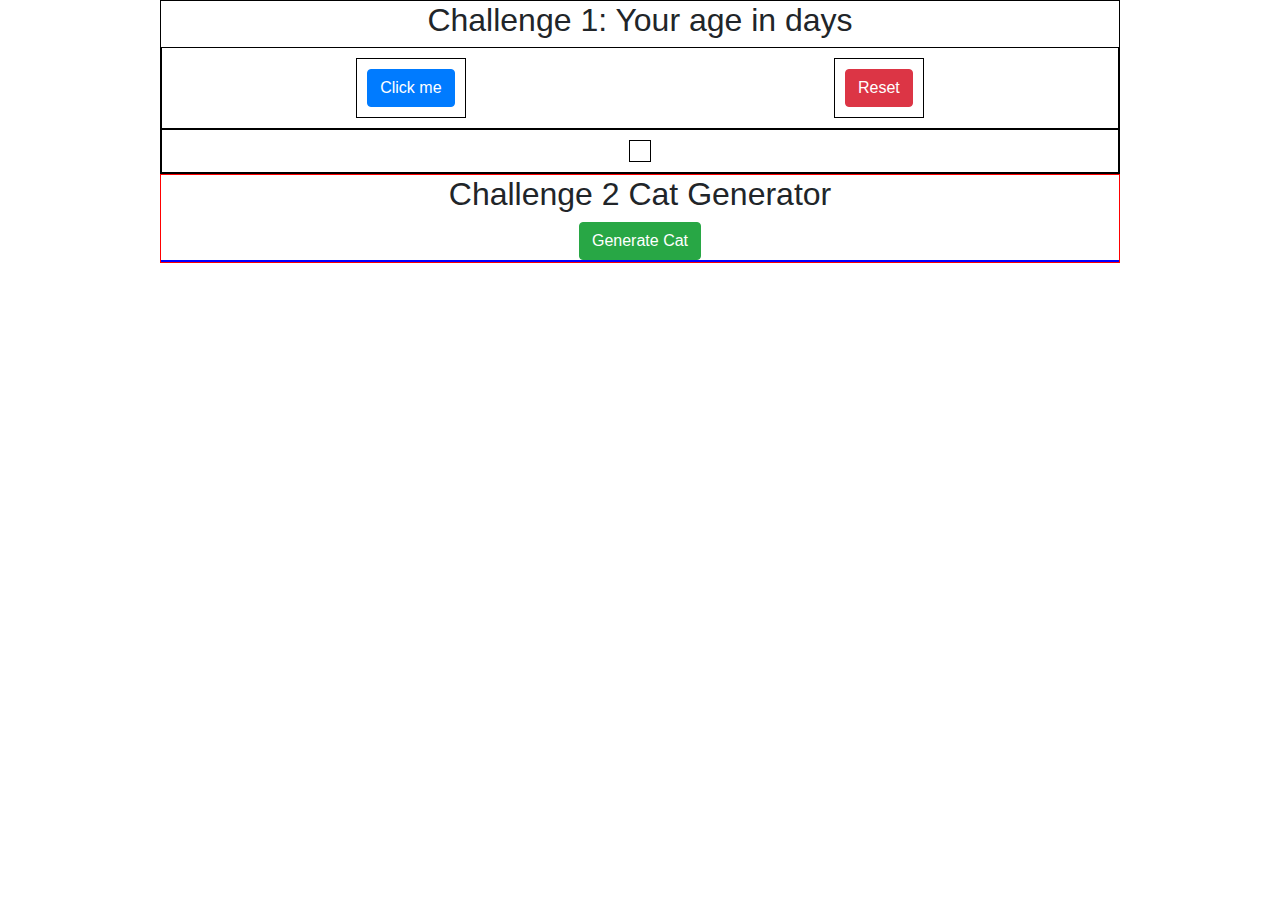
<file: Age_in_days/index.html>
<html lang="en">
<head>
    <meta charset="UTF-8">
    <meta name="viewport" content="width=device-width, initial-scale=1.0">
    <link rel="stylesheet" href="style.css">
    <link rel="stylesheet" href="https://stackpath.bootstrapcdn.com/bootstrap/4.4.1/css/bootstrap.min.css">
    <title>Age in days</title>
</head>
<body>
    <div class="container-1">
        <h2>Challenge 1: Your age in days</h2>
        
        <div class="flex-box-container-1">
            <div>
                <button class="btn btn-primary" onclick="ageInDays()">Click me</button>
            </div>
            <div>
                <button class="btn btn-danger">Reset</button>
            </div>
        </div>

        <div class="flex-box-container-1">
            <div id="flex-box-result"></div>
        </div>
    </div>

    <div class="container-2">
        <h2>Challenge 2 Cat Generator</h2>
        <button class="btn btn-success">Generate Cat</button>

        <div class="flex-box-container-2"></div>
    </div>

    <script src="script.js"></script>
</body>
</html>
</file>
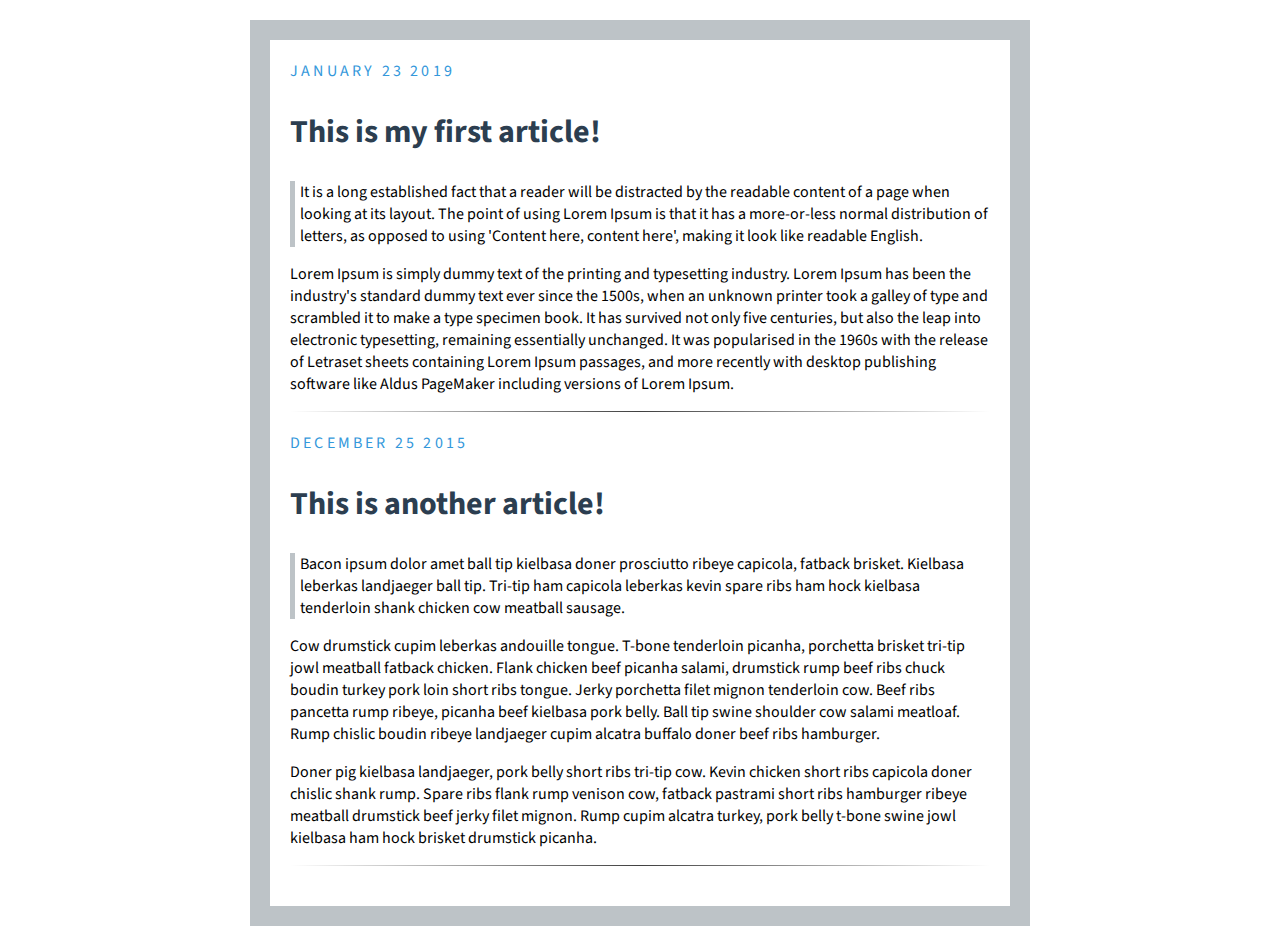
<file: blog.html>
<!DOCTYPE html>
<html>
<head>
	<title>Blog</title>
	<link rel="stylesheet" href="blog.css">
	<link href="https://fonts.googleapis.com/css?family=Source+Sans+Pro:400,700&display=swap" rel="stylesheet">
</head>
<body>
	<div class="post">
		
		<div class="date">January 23 2019</div>

		<h2>This is my first article!</h2>

		<p class="quote">It is a long established fact that a reader will be distracted by the readable content of a page when looking at its layout. The point of using Lorem Ipsum is that it has a more-or-less normal distribution of letters, as opposed to using 'Content here, content here', making it look like readable English.</p>
		
		<p>Lorem Ipsum is simply dummy text of the printing and typesetting industry. Lorem Ipsum has been the industry's standard dummy text ever since the 1500s, when an unknown printer took a galley of type and scrambled it to make a type specimen book. It has survived not only five centuries, but also the leap into electronic typesetting, remaining essentially unchanged. It was popularised in the 1960s with the release of Letraset sheets containing Lorem Ipsum passages, and more recently with desktop publishing software like Aldus PageMaker including versions of Lorem Ipsum.</p>
	
		<hr>
	
	</div>

	<div class="post">
		
		<div class="date">December 25 2015</div>
		
		<h2>This is another article!</h2>

		<p class="quote">Bacon ipsum dolor amet ball tip kielbasa doner prosciutto ribeye capicola, fatback brisket. Kielbasa leberkas landjaeger ball tip. Tri-tip ham capicola leberkas kevin spare ribs ham hock kielbasa tenderloin shank chicken cow meatball sausage.</p>

		<p>Cow drumstick cupim leberkas andouille tongue. T-bone tenderloin picanha, porchetta brisket tri-tip jowl meatball fatback chicken. Flank chicken beef picanha salami, drumstick rump beef ribs chuck boudin turkey pork loin short ribs tongue. Jerky porchetta filet mignon tenderloin cow. Beef ribs pancetta rump ribeye, picanha beef kielbasa pork belly. Ball tip swine shoulder cow salami meatloaf. Rump chislic boudin ribeye landjaeger cupim alcatra buffalo doner beef ribs hamburger.</p>

		<p>Doner pig kielbasa landjaeger, pork belly short ribs tri-tip cow. Kevin chicken short ribs capicola doner chislic shank rump. Spare ribs flank rump venison cow, fatback pastrami short ribs hamburger ribeye meatball drumstick beef jerky filet mignon. Rump cupim alcatra turkey, pork belly t-bone swine jowl kielbasa ham hock brisket drumstick picanha.</p>

		<hr>

	</div>
</body>
</html>
</file>
<file: Age_in_days/style.css>
.container-1{
    border: 1px solid black;
    width: 75%;
    margin: 0 auto;
    text-align: center;
}

.flex-box-container-1{
    display: flex;
    border: 1px solid black;
    padding: 10px;
    flex-wrap: wrap;
    flex-direction: row;
    justify-content: space-around;
}

.flex-box-container-1 div{
    display: flex;
    padding: 10px;
    border: 1px solid black;
    align-items: center;
}

.container-2{
    border: 1px solid red;
    width: 75%;
    margin: 0 auto;
    text-align: center;
}

.flex-box-container-2{
    display: flex;
    border: 1px solid blue;
}
</file>
<file: blog.css>
body{
	border: 20px solid #bdc3c7;
	padding: 20px;
	max-width: 700px;
	width: 80%;
	margin: 20px auto;
	font-family: 'Source Sans Pro', sans-serif;
}

.quote{
	border-left: 5px solid #bdc3c7;
	padding-left: 5px;
}

.date{
	color: #3498db;
	text-transform: uppercase;
	letter-spacing: 0.2rem;
}

.post{
	margin-bottom: 20px;
}

h2{
	color: #2c3e50;
	font-size: 2.0rem;
}

hr{
    border: 0;
    height: 1px;
    background-image: linear-gradient(to right, rgba(0, 0, 0, 0), rgba(0, 0, 0, 0.75), rgba(0, 0, 0, 0));
}
</file>
